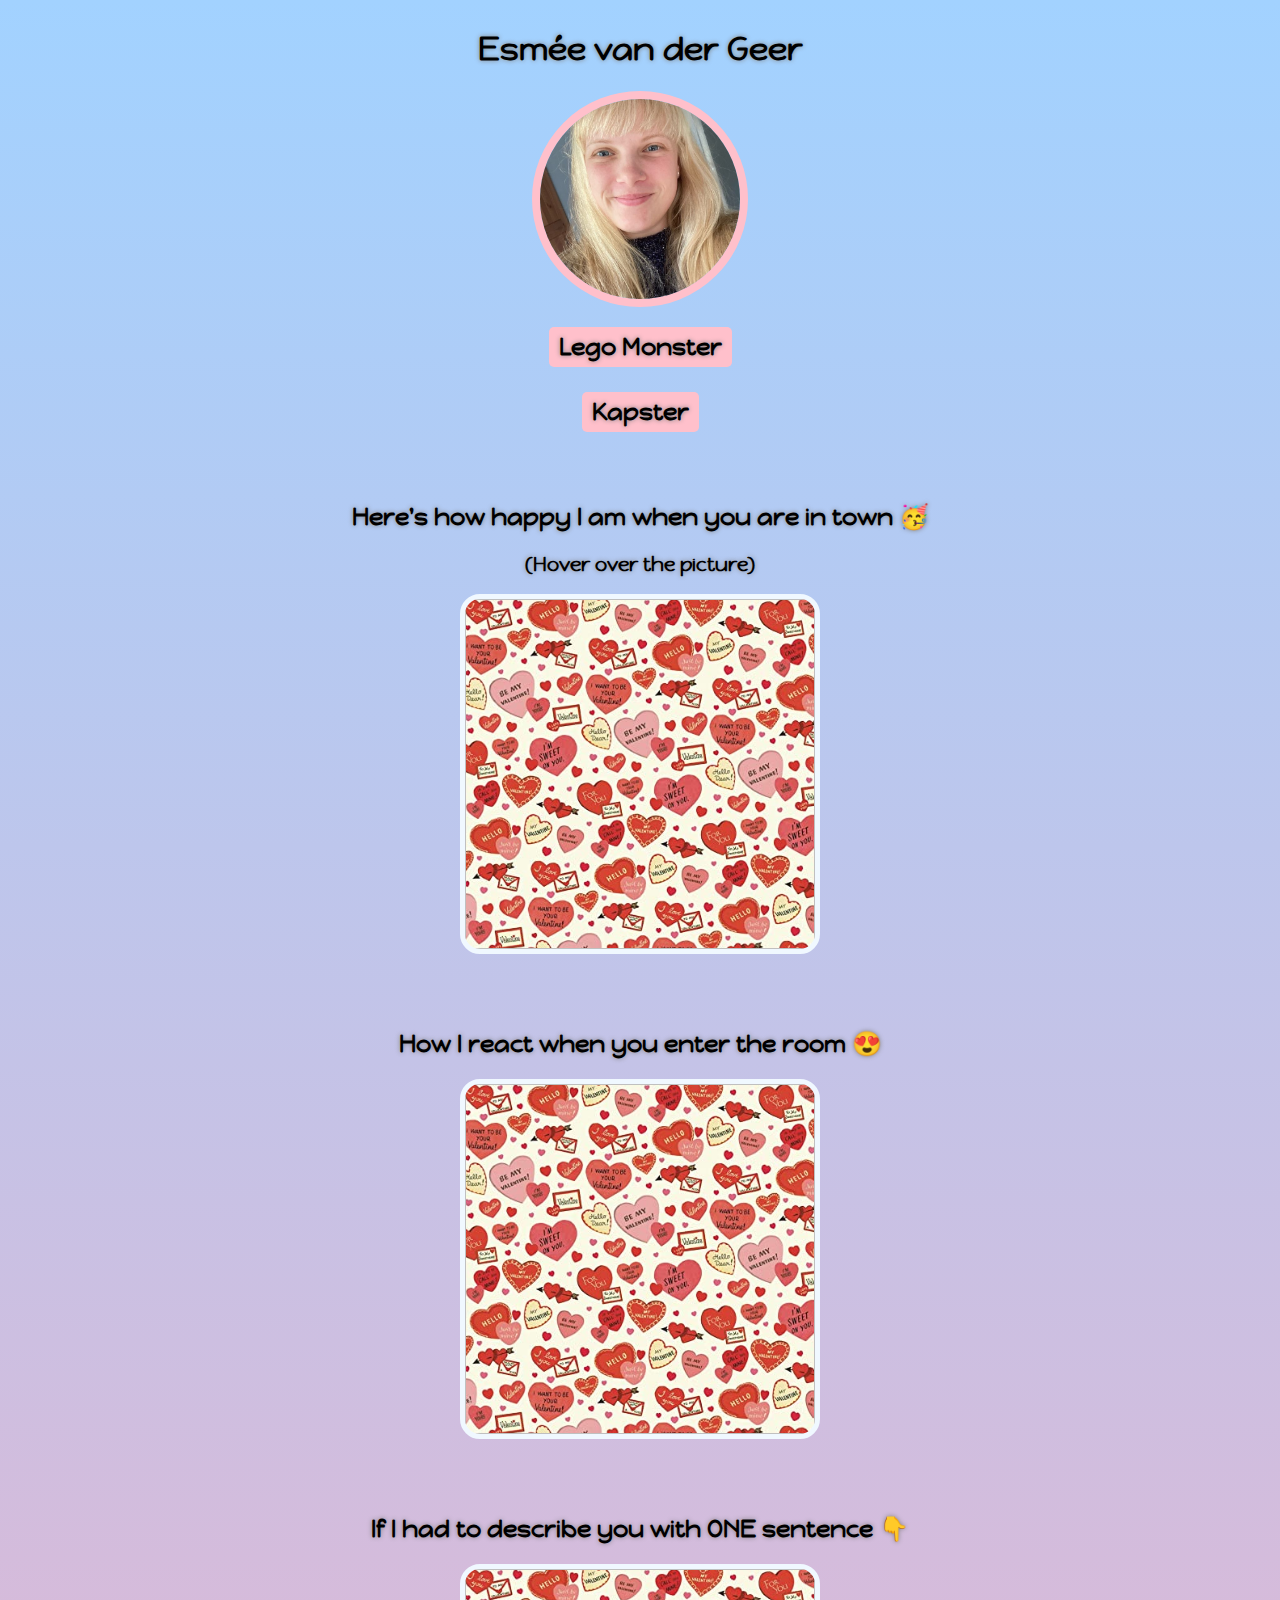
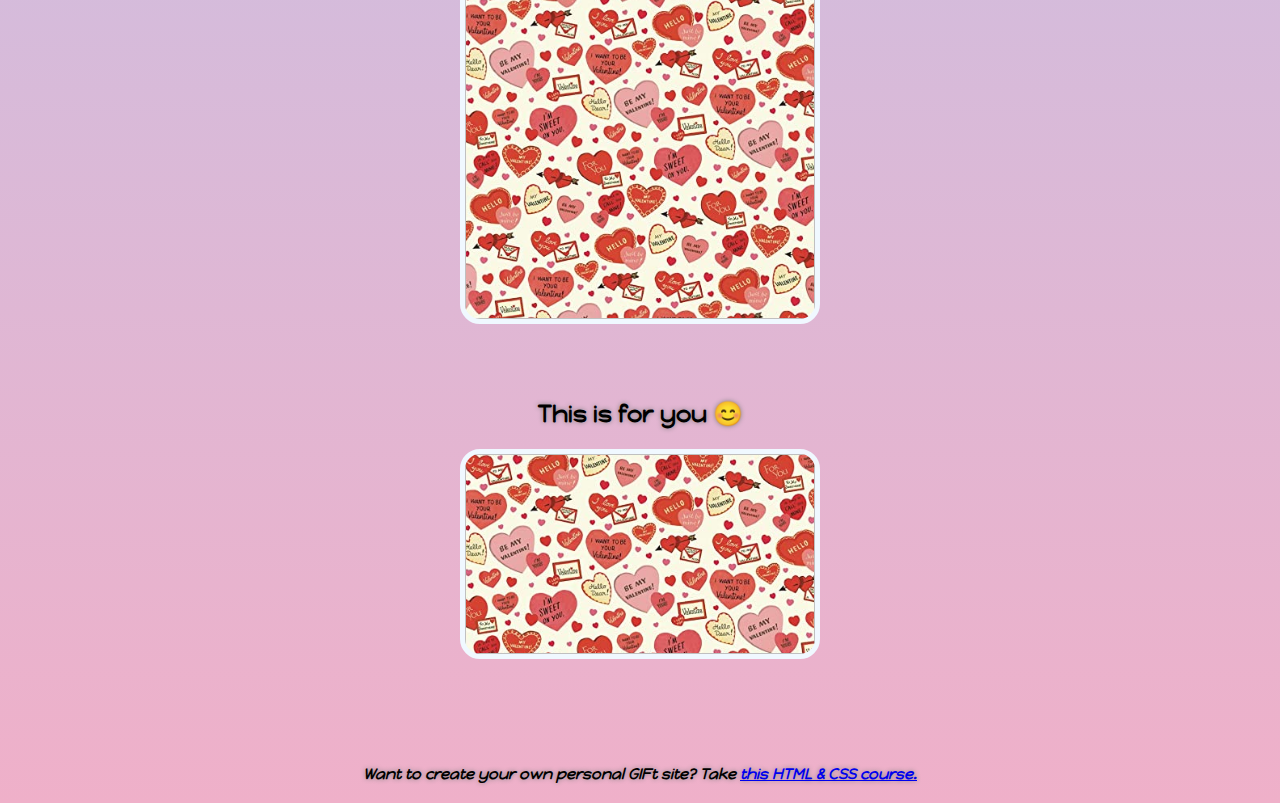
<file: index.html>
<!DOCTYPE html>
<html lang="en">
    <head>
        <title>Birthday GIFt</title>
        <link rel="stylesheet" href="styles.css">        
    </head>

    <body>
        <div id="header">
            <h1>Esmée van der Geer</h1>
            <img id="image1" src="images/esmee.jpeg">
            <h2 id="bday-age">Lego Monster</h2>
            <h2 id="bday-date">Kapster</h2>
        </div>
        <div class="gift-section">
            <h2 class="gift-title">Here's how happy I am when you are in town 🥳</h2>
            <h3 class="gift-hint">(Hover over the picture)</h3>
            <div><img class="gift-img1"></div>

            <h2 class="gift-title">How I react when you enter the room 😍</h2>
            <div><img class="gift-img2"></div>

            <h2 class="gift-title">If I had to describe you with ONE sentence 👇</h2>
            <div><img class="gift-img3"></div>

            <h2 class="gift-title">This is for you 😊</h2>
            <div><img class="gift-img4"></div>
        </div>
        <p class="text1">Want to create your own personal GIFt site? Take <a href="https://scrimba.com/learn/htmlandcss" target="_blank">this HTML & CSS course.</a></p>
    </body>
</html>
</file>
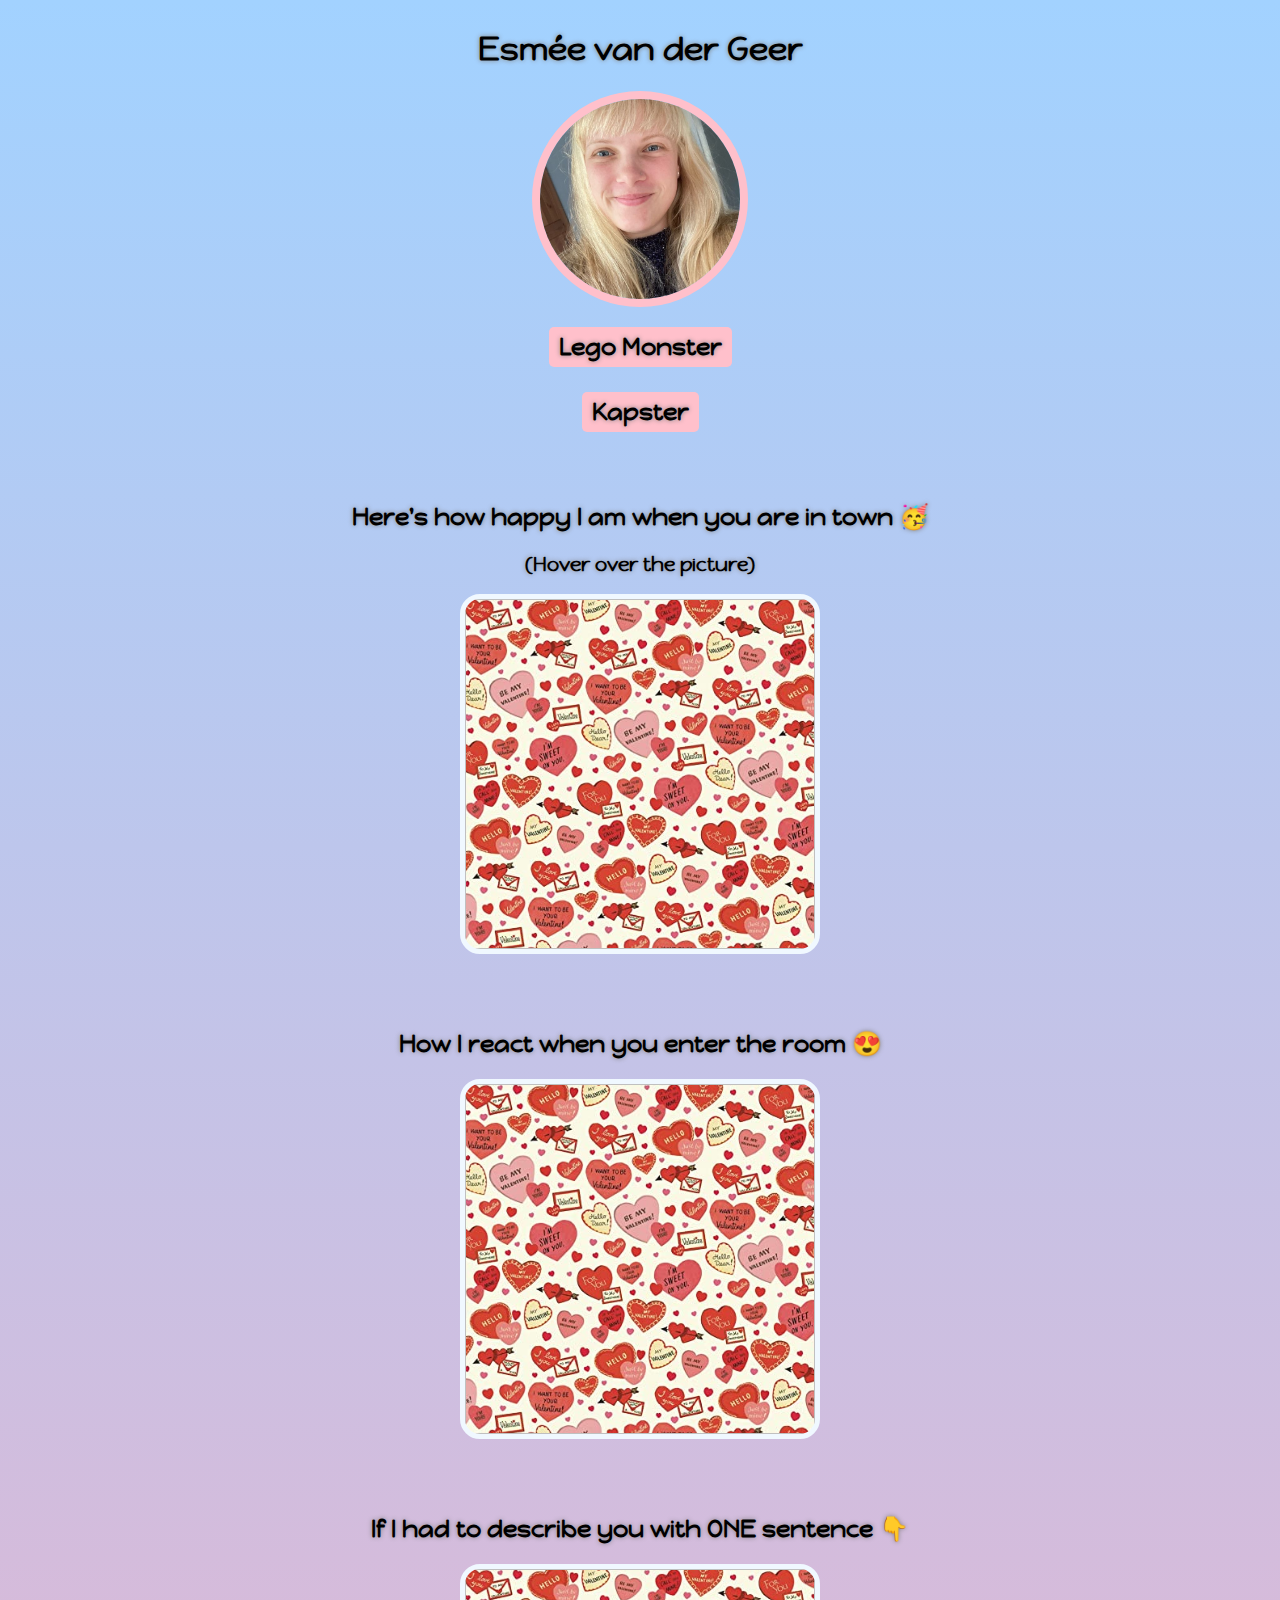
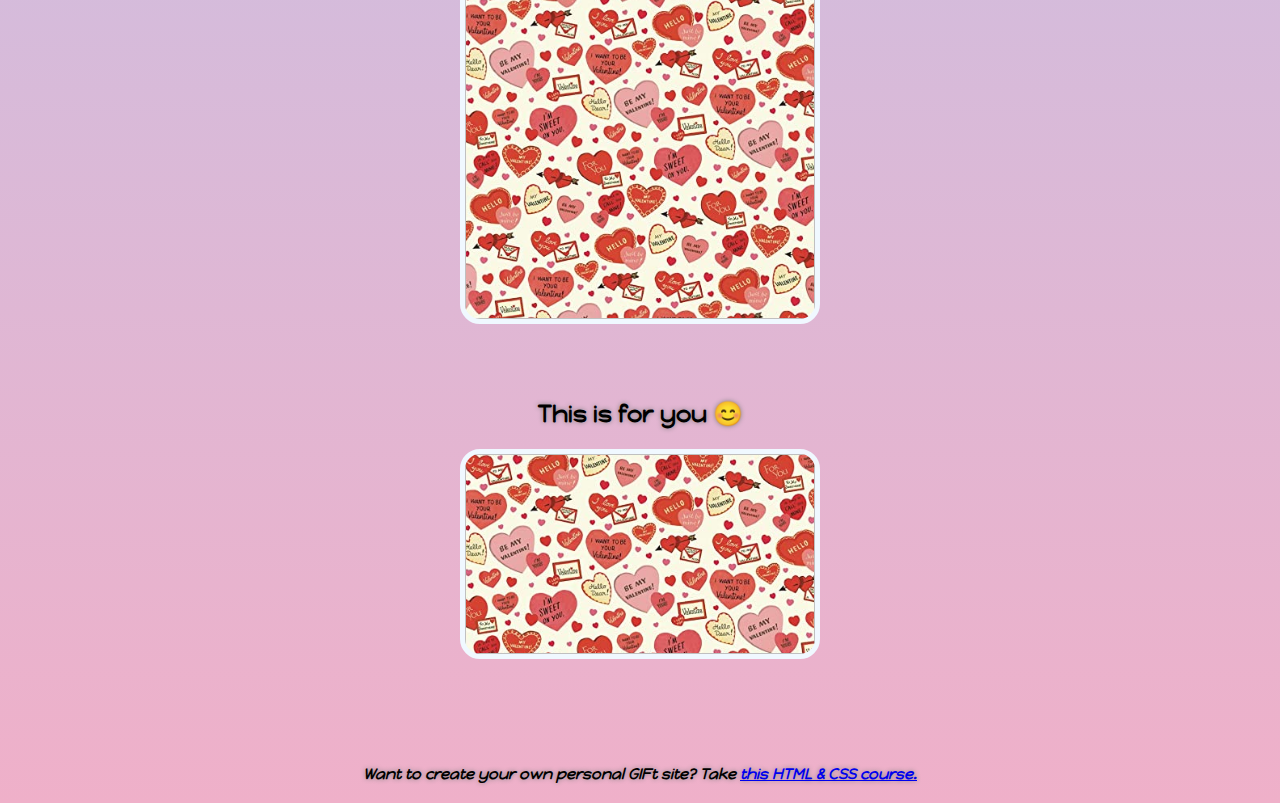
<file: birthday.html>
<!DOCTYPE html>
<html lang="en">
    <head>
        <title>Birthday GIFt</title>
        <link rel="stylesheet" href="birthday.css">        
    </head>

    <body>
        <div id="header">
            <h1>Esmée van der Geer</h1>
            <img id="image1" src="images/esmee.jpeg">
            <h2 id="bday-age">Lego Monster</h2>
            <h2 id="bday-date">Kapster</h2>
        </div>
        <div class="gift-section">
            <h2 class="gift-title">Here's how happy I am when you are in town 🥳</h2>
            <h3 class="gift-hint">(Hover over the picture)</h3>
            <div><img class="gift-img1"></div>

            <h2 class="gift-title">How I react when you enter the room 😍</h2>
            <div><img class="gift-img2"></div>

            <h2 class="gift-title">If I had to describe you with ONE sentence 👇</h2>
            <div><img class="gift-img3"></div>

            <h2 class="gift-title">This is for you 😊</h2>
            <div><img class="gift-img4"></div>
        </div>
        <p class="text1">Want to create your own personal GIFt site? Take <a href="https://scrimba.com/learn/htmlandcss" target="_blank">this HTML & CSS course.</a></p>
    </body>
</html>
</file>
<file: styles.css>
@font-face {
    font-family: HappyMonkey-Regular;
    src: url("Happy_Monkey/happy-monkey.regular.ttf");
}

body {
    font-family: HappyMonkey-Regular;
    text-align: center;
    background: linear-gradient(#a2d2ff, #EFB0C9);
    text-shadow: 0px 0px 5px grey;
}

#image1 {
    border-radius: 50%;
    border: 8px solid pink;
    width: 200px;
    height: 200px;
}

#bday-age {
    background: pink;
    padding: 5px 10px;
    border-radius: 5px;    
}

#bday-date {
    background: pink;
    padding: 5px 10px;
    border-radius: 5px; 
    margin-top: 5px;
}

#header {
    display: flex;
    flex-direction: column;
    justify-content: center;
    align-items: center;
}

.gift-section {
    margin: 50px auto;
}

.gift-title {
    margin-bottom: 10;
}

.gift-hint {
    margin-top: 0;
}

.gift-img1 {
    border-radius: 20px;
    border: 5px solid aliceblue;
    width: 350px;
    height:350px;
    background-image: url("images/packaging.jpg");
    background-size: cover;
    margin-bottom: 50px;
}

.gift-img1:hover {
    background-image: url("images/happy.gif");
}

.gift-img2 {
    border-radius: 20px;
    border: 5px solid aliceblue;
    width: 350px;
    height:350px;
    background-image: url("images/packaging.jpg");
    background-size: cover;
    margin-bottom: 50px;
}

.gift-img2:hover {
    background-image: url("images/hot.gif");
}

.gift-img3 {
    border-radius: 20px;
    border: 5px solid aliceblue;
    width: 350px;
    height:350px;
    background-image: url("images/packaging.jpg");
    background-size: cover;
    margin-bottom: 50px;
}

.gift-img3:hover {
    background-image: url("images/special.gif");
}

.gift-img4 {
    border-radius: 20px;
    border: 5px solid aliceblue;
    width: 350px;
    height:200px;
    background-image: url("images/packaging.jpg");
    background-size: cover;
    margin-bottom: 50px;
}

.gift-img4:hover {
    background-image: url("images/love3.gif");
}

.text1 {
    font-style: italic;
    font-size: 15px;
    font-weight: bold;
    margin: 20px 50px;
    
}
</file>
<file: birthday.css>
@font-face {
    font-family: HappyMonkey-Regular;
    src: url("Happy_Monkey/happy-monkey.regular.ttf");
}

body {
    font-family: HappyMonkey-Regular;
    text-align: center;
    background: linear-gradient(#a2d2ff, #EFB0C9);
    text-shadow: 0px 0px 5px grey;
}

#image1 {
    border-radius: 50%;
    border: 8px solid pink;
    width: 200px;
    height: 200px;
}

#bday-age {
    background: pink;
    padding: 5px 10px;
    border-radius: 5px;    
}

#bday-date {
    background: pink;
    padding: 5px 10px;
    border-radius: 5px; 
    margin-top: 5px;
}

#header {
    display: flex;
    flex-direction: column;
    justify-content: center;
    align-items: center;
}

.gift-section {
    margin: 50px auto;
}

.gift-title {
    margin-bottom: 10;
}

.gift-hint {
    margin-top: 0;
}

.gift-img1 {
    border-radius: 20px;
    border: 5px solid aliceblue;
    width: 350px;
    height:350px;
    background-image: url("images/packaging.jpg");
    background-size: cover;
    margin-bottom: 50px;
}

.gift-img1:hover {
    background-image: url("images/happy.gif");
}

.gift-img2 {
    border-radius: 20px;
    border: 5px solid aliceblue;
    width: 350px;
    height:350px;
    background-image: url("images/packaging.jpg");
    background-size: cover;
    margin-bottom: 50px;
}

.gift-img2:hover {
    background-image: url("images/hot.gif");
}

.gift-img3 {
    border-radius: 20px;
    border: 5px solid aliceblue;
    width: 350px;
    height:350px;
    background-image: url("images/packaging.jpg");
    background-size: cover;
    margin-bottom: 50px;
}

.gift-img3:hover {
    background-image: url("images/special.gif");
}

.gift-img4 {
    border-radius: 20px;
    border: 5px solid aliceblue;
    width: 350px;
    height:200px;
    background-image: url("images/packaging.jpg");
    background-size: cover;
    margin-bottom: 50px;
}

.gift-img4:hover {
    background-image: url("images/love3.gif");
}

.text1 {
    font-style: italic;
    font-size: 15px;
    font-weight: bold;
    margin: 20px 50px;
    
}
</file>
